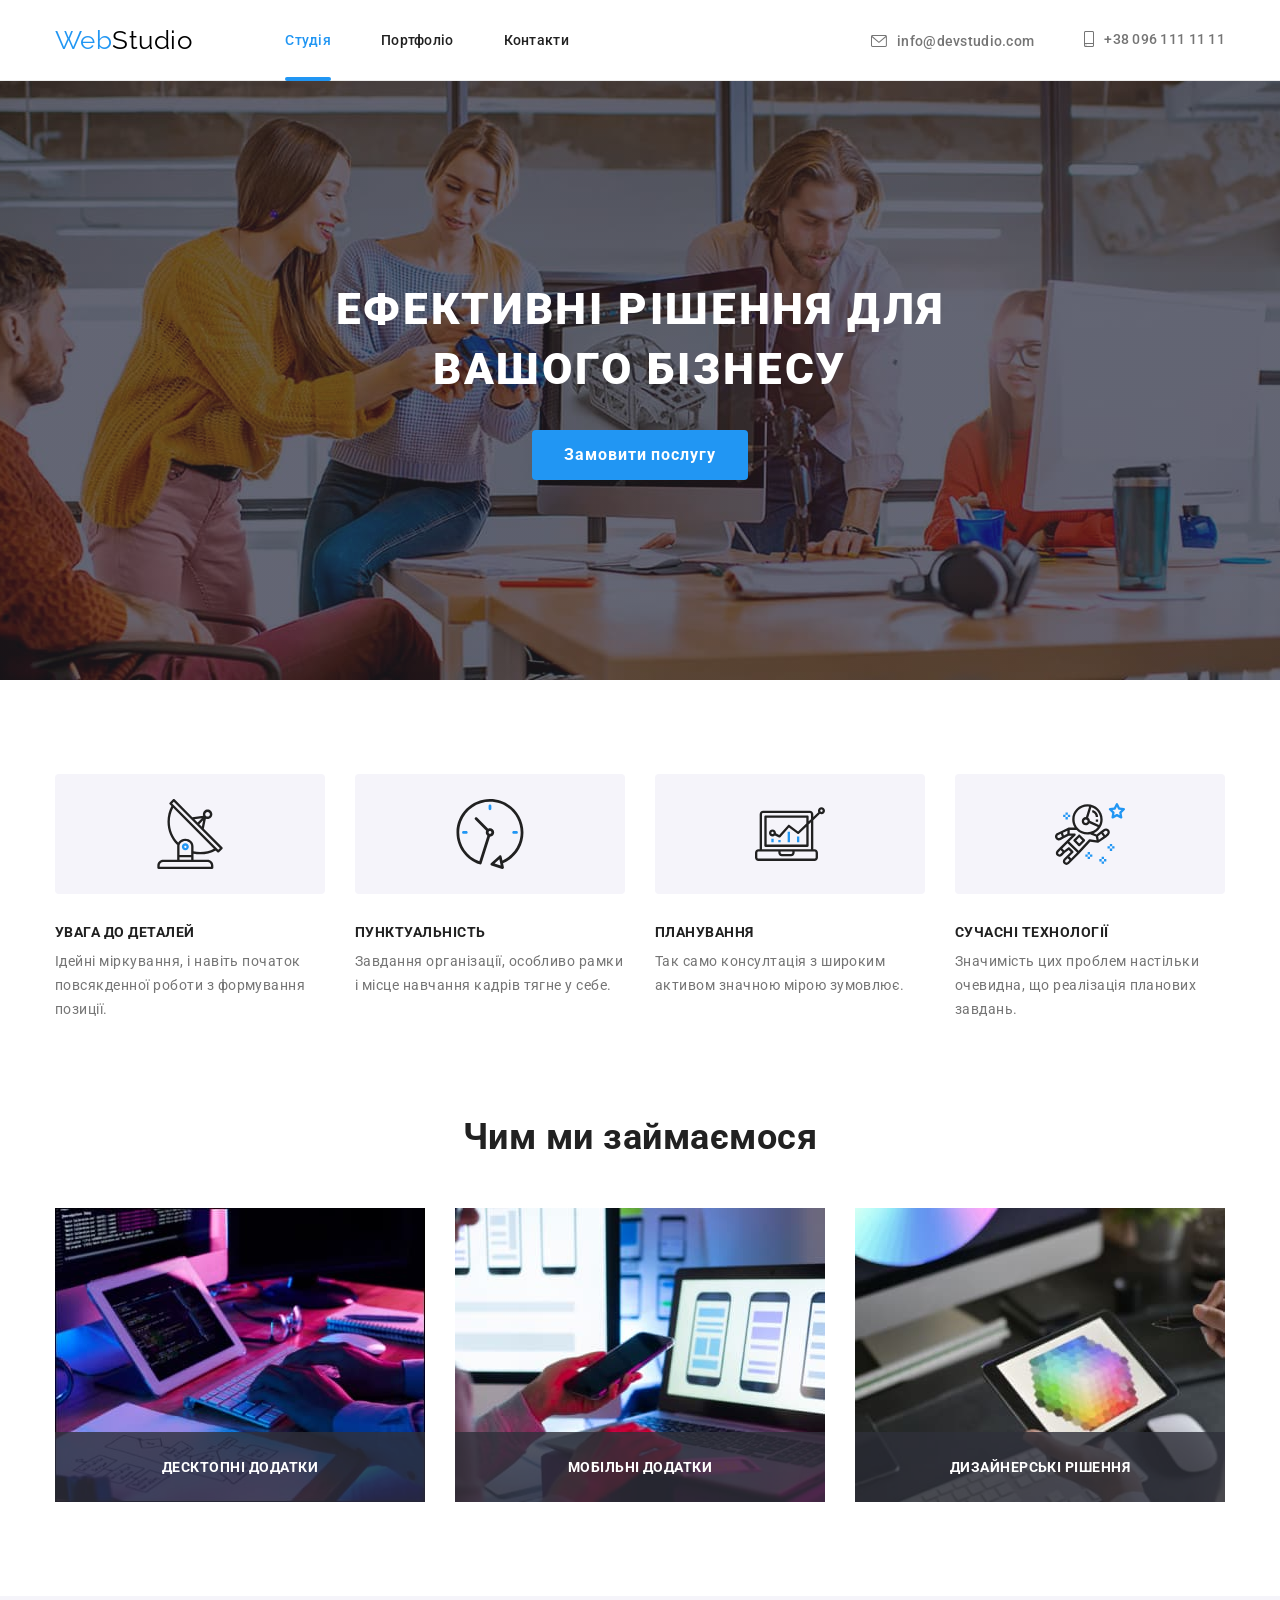
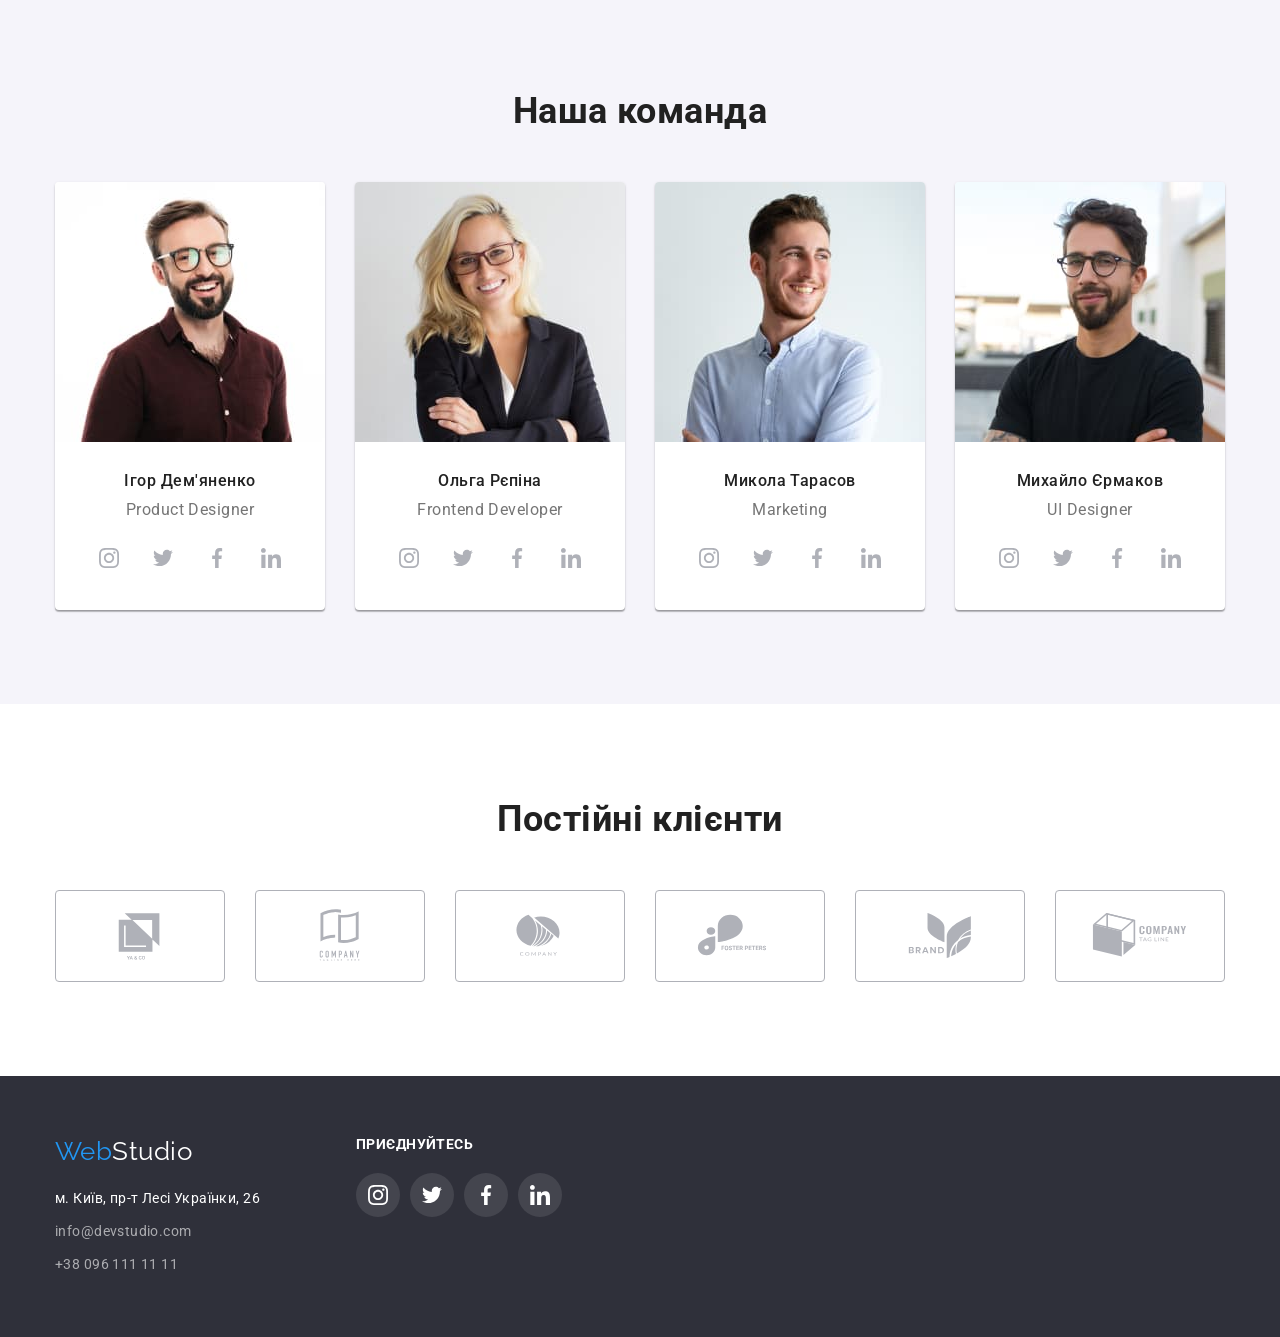
<file: index.html>
<!DOCTYPE html>
<html lang="uk">
  <head>
    <meta charset="UTF-8" />
    <meta http-equiv="X-UA-Compatible" content="IE=edge" />
    <meta name="viewport" content="width=je, initial-scale=1.0" />
    <title>Студія</title>
    <link rel="preconnect" href="https://fonts.googleapis.com" />
    <link rel="preconnect" href="https://fonts.gstatic.com" crossorigin />
    <link
      href="https://fonts.googleapis.com/css2?family=Raleway:wght@700&family=Roboto:wght@400;500;700;900&display=swap"
      rel="stylesheet"
    />
    <link
      rel="stylesheet"
      href="https://cdnjs.cloudflare.com/ajax/libs/modern-normalize/1.1.0/modern-normalize.min.css"
      integrity="sha512-wpPYUAdjBVSE4KJnH1VR1HeZfpl1ub8YT/NKx4PuQ5NmX2tKuGu6U/JRp5y+Y8XG2tV+wKQpNHVUX03MfMFn9Q=="
      crossorigin="anonymous"
      referrerpolicy="no-referrer"
    />
    <link rel="stylesheet" href="./css/styles.css" />
  </head>
  <body>
    <header class="header">
      <div class="container header-nav">
        <nav class="header-nav">
          <a class="logo link" href="./index.html"> <span class="logo-el">Web</span>Studio </a>

          <ul class="header-nav-list list">
            <li class="header-nav-list-item">
              <a class="link current" href="./index.html">Студія</a>
            </li>
            <li class="header-nav-list-item">
              <a class="link" href="./portfolio.html">Портфоліо</a>
            </li>
            <li class="header-nav-list-item"><a class="link" href="">Контакти</a></li>
          </ul>
        </nav>

        <ul class="header-contact-list list">
          <li class="header-contact-list-item">
            <a class="contact link" href="mailto:info@devstudio.com">
              <svg class="contact-icon" width="16" height="12">
                <use href="./images/icons.svg#icon-envelope"></use>
              </svg>
              info@devstudio.com
            </a>
          </li>
          <li class="header-contact-list-item">
            <a class="contact link" href="tel:+380961111111">
              <svg class="contact-icon" width="10" height="16">
                <use href="./images/icons.svg#icon-smartphone"></use>
              </svg>
              +38 096 111 11 11</a
            >
          </li>
        </ul>
      </div>
    </header>
    <main>
      <section class="hero section overlay">
        <div class="container">
          <h1 class="hero-title">Ефективні рішення для вашого бізнесу</h1>
          <button class="button hero-btn" data-modal-open type="button">Замовити послугу</button>
        </div>
        <div class="backdrop is-hidden" data-modal>
          <div class="modal">
            <button class="modal-close-btn" type="button" data-modal-close>
              <svg class="modal-close-btn-icon">
                <use href="./images/icons.svg#icon-close" width="30" hieght="30"></use>
              </svg>
            </button>
          </div>
        </div>
      </section>
      <section class="features section">
        <div class="container">
          <h2 class="visually-hidden">Особливості</h2>
          <ul class="features-list list">
            <li class="features-list-item">
              <div class="icon-thumb">
                <svg class="features-icon">
                  <use href="./images/icons.svg#icon-antenna" width="70" height="70"></use>
                </svg>
              </div>
              <h3 class="features-subtitle">Увага до деталей</h3>
              <p class="features-text">
                Ідейні міркування, і навіть початок повсякденної роботи з формування позиції.
              </p>
            </li>
            <li class="features-list-item">
              <div class="icon-thumb">
                <svg class="features-icon">
                  <use href="./images/icons.svg#icon-clock" width="70" height="70"></use>
                </svg>
              </div>
              <h3 class="features-subtitle">Пунктуальність</h3>
              <p class="features-text">
                Завдання організації, особливо рамки і місце навчання кадрів тягне у себе.
              </p>
            </li>
            <li class="features-list-item">
              <div class="icon-thumb">
                <svg class="features-icon">
                  <use href="./images/icons.svg#icon-diagram" width="70" height="70"></use>
                </svg>
              </div>
              <h3 class="features-subtitle">Планування</h3>
              <p class="features-text">
                Так само консултація з широким активом значною мірою зумовлює.
              </p>
            </li>
            <li class="features-list-item">
              <div class="icon-thumb">
                <svg class="features-icon">
                  <use href="./images/icons.svg#icon-astronaut" width="70" height="70"></use>
                </svg>
              </div>
              <h3 class="features-subtitle">Сучасні технології</h3>
              <p class="features-text">
                Значимість цих проблем настільки очевидна, що реалізація планових завдань.
              </p>
            </li>
          </ul>
        </div>
      </section>
      <section class="tasks section">
        <div class="container">
          <h2 class="section-title">Чим ми займаємося</h2>
          <ul class="tasks-list list">
            <li class="tasks-list-item">
              <div class="tasks-thumb">
                <img src="./images/img-1.jpg" alt="процес набору коду" width="370" height="294" />
                <div class="tasks-title">
                  <h3 class="tasks-title-text">Десктопні додатки</h3>
                </div>
              </div>
            </li>

            <li class="tasks-list-item">
              <div class="tasks-thumb">
                <img
                  src="./images/img-2.jpg"
                  alt="процес створення мобільного застосунку"
                  width="370"
                  height="294"
                />
                <div class="tasks-title">
                  <h3 class="tasks-title-text">Мобільні додатки</h3>
                </div>
              </div>
            </li>

            <li class="tasks-list-item">
              <div class="tasks-thumb">
                <img src="./images/img-3.jpg" alt="палітра кольорів" width="370" height="294" />

                <div class="tasks-title">
                  <h3 class="tasks-title-text">Дизайнерські рішення</h3>
                </div>
              </div>
            </li>
          </ul>
        </div>
      </section>
      <section class="team section">
        <div class="container">
          <h2 class="section-title">Наша команда</h2>
          <ul class="team-list list">
            <li class="team-list-item">
              <img
                src="./images/member-1.jpg"
                alt="молодий бородатий хлопець в окулярах, посміхається"
                width="270"
                height="260"
              />
              <h3 class="team-subtitle">Ігор Дем'яненко</h3>
              <p class="team-dscr">Product Designer</p>
              <ul class="icon-list list">
                <li class="icon-item">
                  <a class="sc-link link" href="">
                    <svg class="sm-icon">
                      <use href="./images/icons.svg#icon-instagram" width="20" height="20"></use>
                    </svg>
                  </a>
                </li>
                <li class="icon-item">
                  <a class="sc-link link" href="">
                    <svg class="sm-icon">
                      <use href="./images/icons.svg#icon-twitter" width="20" height="20"></use>
                    </svg>
                  </a>
                </li>
                <li class="icon-item">
                  <a class="sc-link link" href="">
                    <svg class="sm-icon">
                      <use href="./images/icons.svg#icon-facebook" width="20" height="20"></use>
                    </svg>
                  </a>
                </li>
                <li class="icon-item">
                  <a class="sc-link link" href="">
                    <svg class="sm-icon">
                      <use href="./images/icons.svg#icon-linkedin" width="20" height="20"></use>
                    </svg>
                  </a>
                </li>
              </ul>
            </li>
            <li class="team-list-item">
              <img
                src="./images/member-2.jpg"
                alt="молода білява дівчина в окулярах, посміхається"
                width="270"
                height="260"
              />
              <h3 class="team-subtitle">Ольга Рєпіна</h3>
              <p class="team-dscr">Frontend Developer</p>
              <ul class="icon-list list">
                <li class="icon-item">
                  <a class="sc-link link" href="">
                    <svg class="sm-icon">
                      <use href="./images/icons.svg#icon-instagram" width="20" height="20"></use>
                    </svg>
                  </a>
                </li>
                <li class="icon-item">
                  <a class="sc-link link" href="">
                    <svg class="sm-icon">
                      <use href="./images/icons.svg#icon-twitter" width="20" height="20"></use>
                    </svg>
                  </a>
                </li>
                <li class="icon-item">
                  <a class="sc-link link" href="">
                    <svg class="sm-icon">
                      <use href="./images/icons.svg#icon-facebook" width="20" height="20"></use>
                    </svg>
                  </a>
                </li>
                <li class="icon-item">
                  <a class="sc-link link" href="">
                    <svg class="sm-icon">
                      <use href="./images/icons.svg#icon-linkedin" width="20" height="20"></use>
                    </svg>
                  </a>
                </li>
              </ul>
            </li>
            <li class="team-list-item">
              <img
                src="./images/member-3.jpg"
                alt="молодий хлопець із русим волоссям та карими очима, посміхається"
                width="270"
                height="260"
              />
              <h3 class="team-subtitle">Микола Тарасов</h3>
              <p class="team-dscr">Marketing</p>
              <ul class="icon-list list">
                <li class="icon-item">
                  <a class="sc-link link" href="">
                    <svg class="sm-icon">
                      <use href="./images/icons.svg#icon-instagram" width="20" height="20"></use>
                    </svg>
                  </a>
                </li>
                <li class="icon-item">
                  <a class="sc-link link" href="">
                    <svg class="sm-icon">
                      <use href="./images/icons.svg#icon-twitter" width="20" height="20"></use>
                    </svg>
                  </a>
                </li>
                <li class="icon-item">
                  <a class="sc-link link" href="">
                    <svg class="sm-icon">
                      <use href="./images/icons.svg#icon-facebook" width="20" height="20"></use>
                    </svg>
                  </a>
                </li>
                <li class="icon-item">
                  <a class="sc-link link" href="">
                    <svg class="sm-icon">
                      <use href="./images/icons.svg#icon-linkedin" width="20" height="20"></use>
                    </svg>
                  </a>
                </li>
              </ul>
            </li>
            <li class="team-list-item">
              <img
                src="./images/member-4.jpg"
                alt="молодий бородатий хлопець в окулярах, посміхається"
                width="270"
                height="260"
              />
              <h3 class="team-subtitle">Михайло Єрмаков</h3>
              <p class="team-dscr">UI Designer</p>
              <ul class="icon-list list">
                <li class="icon-item">
                  <a class="sc-link link" href="">
                    <svg class="sm-icon">
                      <use href="./images/icons.svg#icon-instagram" width="20" height="20"></use>
                    </svg>
                  </a>
                </li>
                <li class="icon-item">
                  <a class="sc-link link" href="">
                    <svg class="sm-icon">
                      <use href="./images/icons.svg#icon-twitter" width="20" height="20"></use>
                    </svg>
                  </a>
                </li>
                <li class="icon-item">
                  <a class="sc-link link" href="">
                    <svg class="sm-icon">
                      <use href="./images/icons.svg#icon-facebook" width="20" height="20"></use>
                    </svg>
                  </a>
                </li>
                <li class="icon-item">
                  <a class="sc-link link" href="">
                    <svg class="sm-icon">
                      <use href="./images/icons.svg#icon-linkedin" width="20" height="20"></use>
                    </svg>
                  </a>
                </li>
              </ul>
            </li>
          </ul>
        </div>
      </section>
      <section class="clients section">
        <div class="container">
          <h2 class="section-title">Постійні клієнти</h2>
          <ul class="clients-list list">
            <li class="clients-list-item">
              <a href="" class="clients-logo-link link">
                <svg class="client-logo-icon">
                  <use href="./images/icons.svg#icon-client-1"></use>
                </svg>
              </a>
            </li>
            <li class="clients-list-item">
              <a href="" class="clients-logo-link link">
                <svg class="client-logo-icon">
                  <use href="./images/icons.svg#icon-client-2"></use>
                </svg>
              </a>
            </li>
            <li class="clients-list-item">
              <a href="" class="clients-logo-link link">
                <svg class="client-logo-icon">
                  <use href="./images/icons.svg#icon-client-3"></use>
                </svg>
              </a>
            </li>
            <li class="clients-list-item">
              <a href="" class="clients-logo-link link">
                <svg class="client-logo-icon">
                  <use href="./images/icons.svg#icon-client-4"></use>
                </svg>
              </a>
            </li>
            <li class="clients-list-item">
              <a href="" class="clients-logo-link link">
                <svg class="client-logo-icon">
                  <use href="./images/icons.svg#icon-client-5"></use>
                </svg>
              </a>
            </li>
            <li class="clients-list-item">
              <a href="" class="clients-logo-link link">
                <svg class="client-logo-icon">
                  <use href="./images/icons.svg#icon-client-6"></use>
                </svg>
              </a>
            </li>
          </ul>
        </div>
      </section>
    </main>
    <footer class="bottom">
      <div class="container footer-cont">
        <div class="address-cont">
          <a class="logo link" href="./index.html">
            <span class="logo-el">Web</span><span class="logo-second-el">Studio</span>
          </a>

          <address class="bottom-address">
            <ul class="list">
              <li class="item">
                <a
                  class="location link"
                  href="https://goo.gl/maps/XTCoDR42a1oY24pP7"
                  target="_blank"
                  rel="noopener noreferrer nofollow"
                  >м. Київ, пр-т Лесі Українки, 26</a
                >
              </li>
              <li class="item">
                <a class="contact link" href="mailto:info@devstudio.com">info@devstudio.com</a>
              </li>
              <li class="item">
                <a class="contact link" href="tel:+380961111111">+38 096 111 11 11</a>
              </li>
            </ul>
          </address>
        </div>

        <div class="footer-sm-links">
          <p class="footer-text">приєднуйтесь</p>
          <ul class="fotter-sm-links-list list">
            <li class="footer-sm-item">
              <a href="" class="footer-sm-link link">
                <svg class="footer-link-icon">
                  <use href="./images/icons.svg#icon-instagram" width="20" height="20"></use>
                </svg>
              </a>
            </li>
            <li class="footer-sm-item">
              <a href="" class="footer-sm-link link">
                <svg class="footer-link-icon">
                  <use href="./images/icons.svg#icon-twitter" width="20" height="20"></use>
                </svg>
              </a>
            </li>
            <li class="footer-sm-item">
              <a href="" class="footer-sm-link link">
                <svg class="footer-link-icon">
                  <use href="./images/icons.svg#icon-facebook" width="20" height="20"></use>
                </svg>
              </a>
            </li>
            <li class="footer-sm-item">
              <a href="" class="footer-sm-link link">
                <svg class="footer-link-icon">
                  <use href="./images/icons.svg#icon-linkedin" width="20" height="20"></use>
                </svg>
              </a>
            </li>
          </ul>
        </div>
      </div>
    </footer>

    <script src="./js/modal.js"></script>
  </body>
</html>
</file>
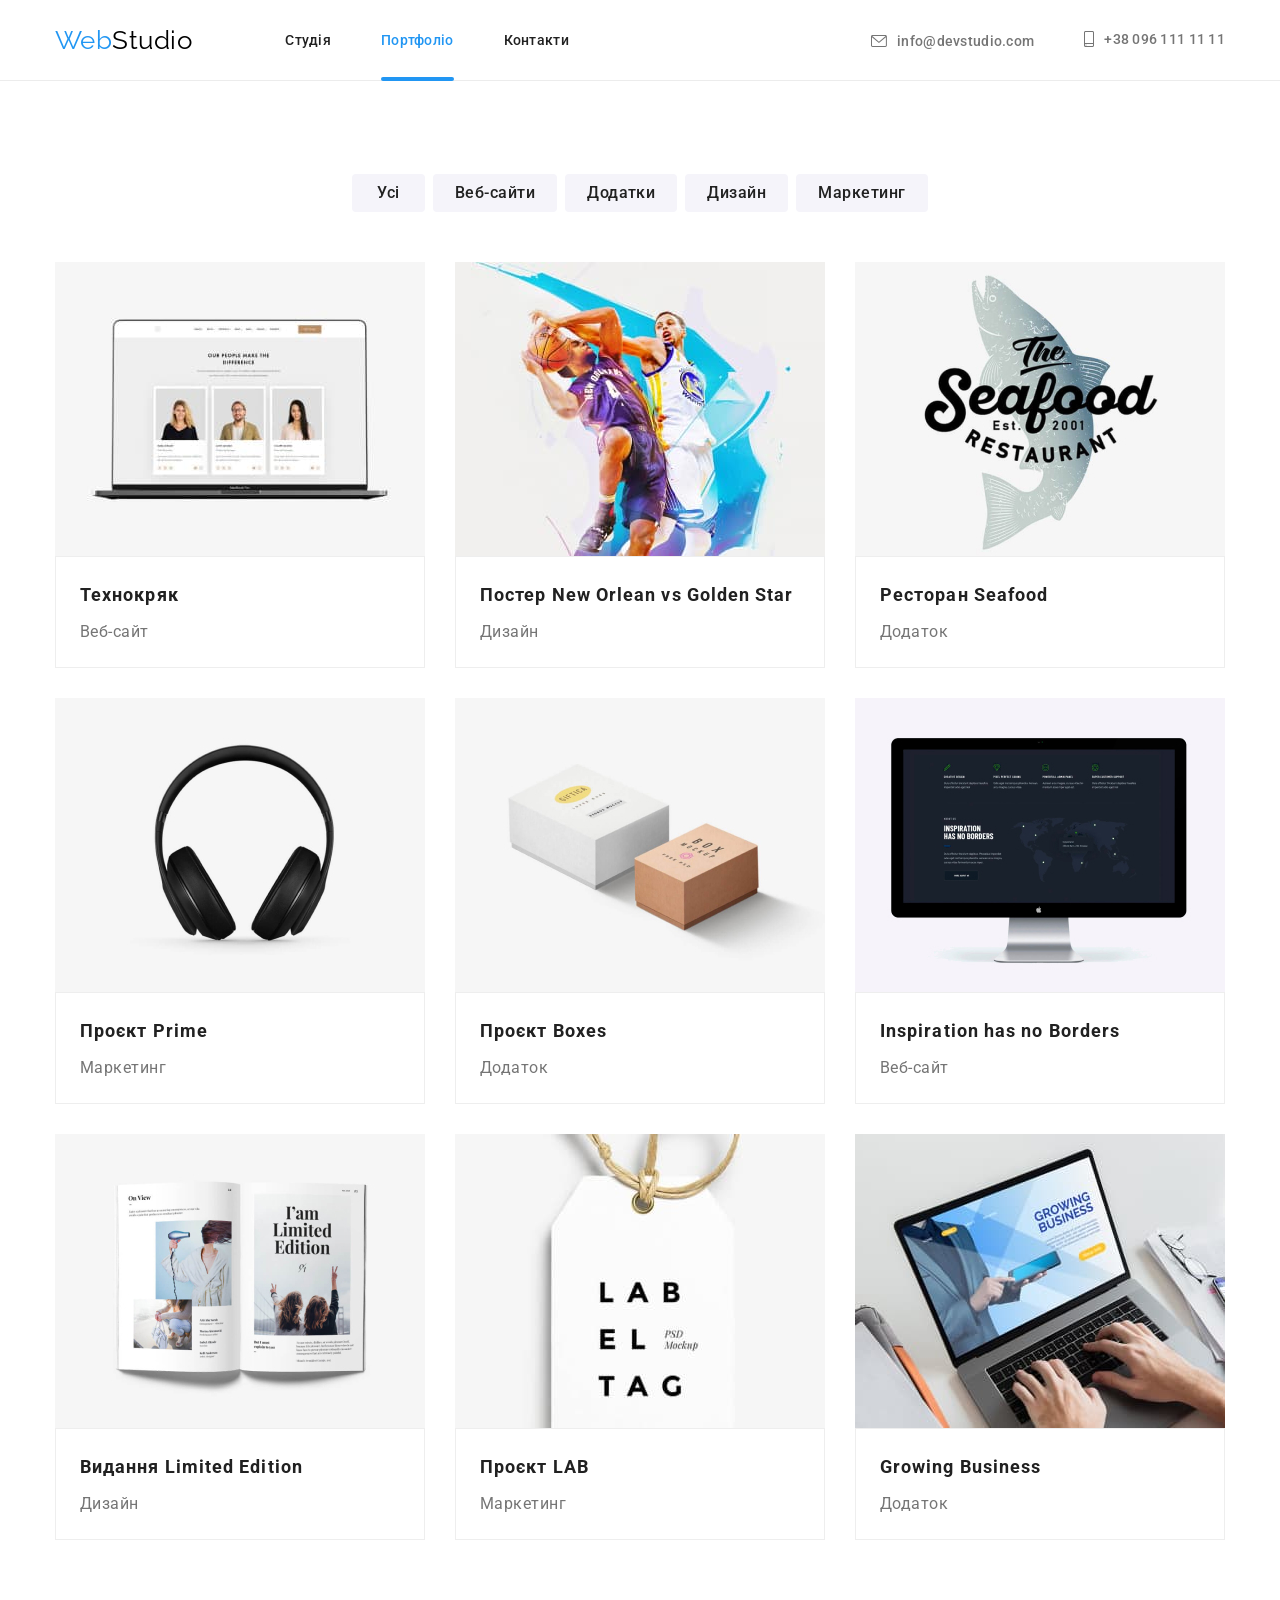
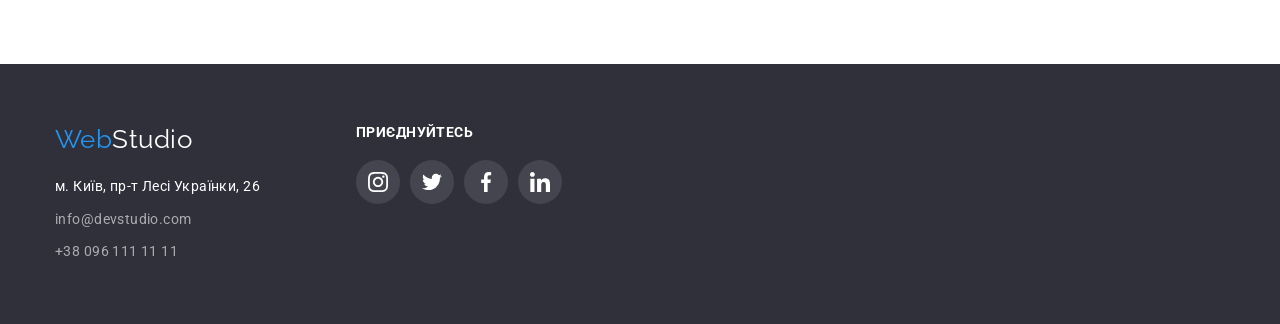
<file: portfolio.html>
<!DOCTYPE html>
<html lang="uk">
  <head>
    <meta charset="UTF-8" />
    <meta http-equiv="X-UA-Compatible" content="IE=edge" />
    <meta name="viewport" content="width=device-width, initial-scale=1.0" />
    <title>Портфоліо</title>
    <link rel="preconnect" href="https://fonts.googleapis.com" />
    <link rel="preconnect" href="https://fonts.gstatic.com" crossorigin />
    <link
      href="https://fonts.googleapis.com/css2?family=Raleway:wght@700&family=Roboto:wght@400;500;700;900&display=swap"
      rel="stylesheet"
    />
    <link
      rel="stylesheet"
      href="https://cdnjs.cloudflare.com/ajax/libs/modern-normalize/1.1.0/modern-normalize.min.css"
      integrity="sha512-wpPYUAdjBVSE4KJnH1VR1HeZfpl1ub8YT/NKx4PuQ5NmX2tKuGu6U/JRp5y+Y8XG2tV+wKQpNHVUX03MfMFn9Q=="
      crossorigin="anonymous"
      referrerpolicy="no-referrer"
    />
    <link rel="stylesheet" href="./css/styles.css" />
  </head>
  <body>
    <header class="header">
      <div class="container header-nav">
        <nav class="header-nav">
          <a class="logo link" href="./index.html"> <span class="logo-el">Web</span>Studio </a>

          <ul class="header-nav-list list">
            <li class="header-nav-list-item">
              <a class="link" href="./index.html">Студія</a>
            </li>
            <li class="header-nav-list-item">
              <a class="link current" href="./portfolio.html">Портфоліо</a>
            </li>
            <li class="header-nav-list-item"><a class="link" href="">Контакти</a></li>
          </ul>
        </nav>

        <ul class="header-contact-list list">
          <li class="header-contact-list-item">
            <a class="contact link" href="mailto:info@devstudio.com">
              <svg class="contact-icon" width="16" height="12">
                <use href="./images/icons.svg#icon-envelope"></use>
              </svg>
              info@devstudio.com
            </a>
          </li>
          <li class="header-contact-list-item">
            <a class="contact link" href="tel:+380961111111">
              <svg class="contact-icon" width="10" height="16">
                <use href="./images/icons.svg#icon-smartphone"></use>
              </svg>
              +38 096 111 11 11</a
            >
          </li>
        </ul>
      </div>
    </header>

    <main>
      <section class="porfolio section">
        <div class="container">
          <h1 class="visually-hidden">Портфоліо</h1>
          <ul class="porfolio-filter-list list">
            <li class="filter-list-item">
              <button class="button porfolio-btn main" type="button">Усі</button>
            </li>
            <li class="filter-list-item">
              <button class="button porfolio-btn" type="button">Веб-сайти</button>
            </li>
            <li class="filter-list-item">
              <button class="button porfolio-btn" type="button">Додатки</button>
            </li>
            <li class="filter-list-item">
              <button class="button porfolio-btn" type="button">Дизайн</button>
            </li>
            <li class="filter-list-item">
              <button class="button porfolio-btn" type="button">Маркетинг</button>
            </li>
          </ul>

          <ul class="portfolio-card-set list">
            <li class="card">
              <a class="card-set-link" href="#">
                <div class="img-thumb">
                  <img
                    src="./images/web-site.jpg"
                    alt="ноутбук із зображенням веб сайту компанії"
                    width="370"
                    height="294"
                  />
                  <p class="img-thumb-text">
                    Ресурс пропонує комплексні пропозиції з різним рівнем функціоналу та сервісів.
                    Все це дозволить відвідувачу отримати вичерпні відомості про компанію чи
                    приватну особу.
                  </p>
                </div>
                <div class="card-dscr">
                  <h2 class="title">Технокряк</h2>
                  <p class="text">Веб-сайт</p>
                </div>
              </a>
            </li>

            <li class="card">
              <a class="card-set-link" href="#">
                <div class="img-thumb">
                  <img
                    src="./images/poster.jpg"
                    alt="постер що анонсує баскетбольний матч"
                    width="370"
                    height="294"
                  />
                  <p class="img-thumb-text">
                    Ресурс пропонує комплексні пропозиції з різним рівнем функціоналу та сервісів.
                    Все це дозволить відвідувачу отримати вичерпні відомості про компанію чи
                    приватну особу.
                  </p>
                </div>
                <div class="card-dscr">
                  <h2 class="title">Постер New Orlean vs Golden Star</h2>
                  <p class="text">Дизайн</p>
                </div>
              </a>
            </li>

            <li class="card">
              <a class="card-set-link" href="#">
                <div class="img-thumb">
                  <img
                    src="./images/restaurant.jpg"
                    alt="логотип ресторану"
                    width="370"
                    height="294"
                  />
                  <p class="img-thumb-text">
                    Ресурс пропонує комплексні пропозиції з різним рівнем функціоналу та сервісів.
                    Все це дозволить відвідувачу отримати вичерпні відомості про компанію чи
                    приватну особу.
                  </p>
                </div>
                <div class="card-dscr">
                  <h2 class="title">Ресторан Seafood</h2>
                  <p class="text">Додаток</p>
                </div>
              </a>
            </li>

            <li class="card">
              <a class="card-set-link" href="#">
                <div class="img-thumb">
                  <img src="./images/headphones.jpg" alt="навушники" width="370" height="294" />
                  <p class="img-thumb-text">
                    Ресурс пропонує комплексні пропозиції з різним рівнем функціоналу та сервісів.
                    Все це дозволить відвідувачу отримати вичерпні відомості про компанію чи
                    приватну особу.
                  </p>
                </div>
                <div class="card-dscr">
                  <h2 class="title">Проєкт Prime</h2>
                  <p class="text">Маркетинг</p>
                </div>
              </a>
            </li>

            <li class="card">
              <a class="card-set-link" href="#">
                <div class="img-thumb">
                  <img src="./images/boxes.jpg" alt="коробки" width="370" height="294" />
                  <p class="img-thumb-text">
                    Ресурс пропонує комплексні пропозиції з різним рівнем функціоналу та сервісів.
                    Все це дозволить відвідувачу отримати вичерпні відомості про компанію чи
                    приватну особу.
                  </p>
                </div>
                <div class="card-dscr">
                  <h2 class="title">Проєкт Boxes</h2>
                  <p class="text">Додаток</p>
                </div>
              </a>
            </li>

            <li class="card">
              <a class="card-set-link" href="#">
                <div class="img-thumb">
                  <img
                    src="./images/monitor.jpg"
                    alt="монітор з демонстрацією веб сайту"
                    width="370"
                    height="294"
                  />
                  <p class="img-thumb-text">
                    Ресурс пропонує комплексні пропозиції з різним рівнем функціоналу та сервісів.
                    Все це дозволить відвідувачу отримати вичерпні відомості про компанію чи
                    приватну особу.
                  </p>
                </div>
                <div class="card-dscr">
                  <h2 class="title">Inspiration has no Borders</h2>
                  <p class="text">Веб-сайт</p>
                </div>
              </a>
            </li>

            <li class="card">
              <a class="card-set-link" href="#">
                <div class="img-thumb">
                  <img src="./images/magazine.jpg" alt="журнал" width="370" height="294" />
                  <p class="img-thumb-text">
                    Ресурс пропонує комплексні пропозиції з різним рівнем функціоналу та сервісів.
                    Все це дозволить відвідувачу отримати вичерпні відомості про компанію чи
                    приватну особу.
                  </p>
                </div>
                <div class="card-dscr">
                  <h2 class="title">Видання Limited Edition</h2>
                  <p class="text">Дизайн</p>
                </div>
              </a>
            </li>

            <li class="card">
              <a class="card-set-link" href="#">
                <div class="img-thumb">
                  <img src="./images/label.jpg" alt="етикетка" width="370" height="294" />
                  <p class="img-thumb-text">
                    Ресурс пропонує комплексні пропозиції з різним рівнем функціоналу та сервісів.
                    Все це дозволить відвідувачу отримати вичерпні відомості про компанію чи
                    приватну особу.
                  </p>
                </div>
                <div class="card-dscr">
                  <h2 class="title">Проєкт LAB</h2>
                  <p class="text">Маркетинг</p>
                </div>
              </a>
            </li>

            <li class="card">
              <a class="card-set-link" href="#">
                <div class="img-thumb">
                  <img src="./images/laptop.jpg" alt="ноутбук" width="370" height="294" />
                  <p class="img-thumb-text">
                    Ресурс пропонує комплексні пропозиції з різним рівнем функціоналу та сервісів.
                    Все це дозволить відвідувачу отримати вичерпні відомості про компанію чи
                    приватну особу.
                  </p>
                </div>
                <div class="card-dscr">
                  <h2 class="title">Growing Business</h2>
                  <p class="text">Додаток</p>
                </div>
              </a>
            </li>
          </ul>
        </div>
      </section>
    </main>
    <footer class="bottom">
      <div class="container footer-cont">
        <div class="address-cont">
          <a class="logo link" href="./index.html">
            <span class="logo-el">Web</span><span class="logo-second-el">Studio</span>
          </a>

          <address class="bottom-address">
            <ul class="list">
              <li class="item">
                <a
                  class="location link"
                  href="https://goo.gl/maps/XTCoDR42a1oY24pP7"
                  target="_blank"
                  rel="noopener noreferrer nofollow"
                  >м. Київ, пр-т Лесі Українки, 26</a
                >
              </li>
              <li class="item">
                <a class="contact link" href="mailto:info@devstudio.com">info@devstudio.com</a>
              </li>
              <li class="item">
                <a class="contact link" href="tel:+380961111111">+38 096 111 11 11</a>
              </li>
            </ul>
          </address>
        </div>

        <div class="footer-sm-links">
          <p class="footer-text">приєднуйтесь</p>
          <ul class="fotter-sm-links-list list">
            <li class="footer-sm-item">
              <a href="" class="footer-sm-link link">
                <svg class="footer-link-icon">
                  <use href="./images/icons.svg#icon-instagram" width="20" height="20"></use>
                </svg>
              </a>
            </li>
            <li class="footer-sm-item">
              <a href="" class="footer-sm-link link">
                <svg class="footer-link-icon">
                  <use href="./images/icons.svg#icon-twitter" width="20" height="20"></use>
                </svg>
              </a>
            </li>
            <li class="footer-sm-item">
              <a href="" class="footer-sm-link link">
                <svg class="footer-link-icon">
                  <use href="./images/icons.svg#icon-facebook" width="20" height="20"></use>
                </svg>
              </a>
            </li>
            <li class="footer-sm-item">
              <a href="" class="footer-sm-link link">
                <svg class="footer-link-icon">
                  <use href="./images/icons.svg#icon-linkedin" width="20" height="20"></use>
                </svg>
              </a>
            </li>
          </ul>
        </div>
      </div>
    </footer>
  </body>
</html>
</file>
<file: css/styles.css>
:root {
  --card-set-gap-margin: 30px;

  --primary-text-color: #757575;
  --title-text-color: #212121;
  --link-address-bottom-color: rgba(255, 255, 255, 0.6);
  --accent-color: #2196f3;
  --logo-second-color: #000000;

  --primary-white-color: #ffffff;
  --accent-background-color: #2f303a;
  --second-accent-background-color: #f5f4fa;

  --timing-function: cubic-bezier(0.4, 0, 0.2, 1);
}

body {
  padding-top: 80px;
  background-color: var(--primary-white-color);
  color: var(--primary-text-color);
  font-family: 'Roboto', sans-serif;
  letter-spacing: 0.03em;
}

h1,
h2,
h3,
h4,
h5,
h6,
p {
  margin: 0;
}
img {
  display: block;
  max-width: 100%;
}
/* Центрування контенту */
.container {
  width: 1200px;

  margin-left: auto;
  margin-right: auto;
  padding-left: 15px;
  padding-right: 15px;
}
.section {
  padding-top: 94px;
  padding-bottom: 94px;
}
/* Обнулення маркування списків */
.list {
  padding-left: 0;
  margin-top: 0;
  margin-bottom: 0;

  list-style: none;
}

/*Загальне для посилань*/
.link {
  text-decoration: none;
  color: var(--primary-text-color);
}

/* Загальне для кнопок */
.button {
  display: inline-block;
  border: transparent;

  padding-left: 0;
  padding-right: 0;

  cursor: pointer;
  border-radius: 4px;

  font-family: inherit;
  letter-spacing: 0.03em;
}
.visually-hidden {
  position: absolute;
  white-space: nowrap;

  width: 1px;
  height: 1px;
  padding: 0;
  border: 0;

  overflow: hidden;
  clip: rect(0 0 0 0);
  clip-path: inset(50%);
  margin: -1px;
}

/* ----------HEADER---------- */
.header {
  position: fixed;
  top: 0;
  left: 0;

  width: 100%;

  z-index: 1;
  background-color: var(--primary-white-color);
  border-bottom: 1px solid #ececec;
}

/* Лого */
.logo {
  color: var(--logo-second-color);
  font-family: 'Raleway', sans-serif;
  font-size: 26px;
  line-height: 1.19;
}
.logo-el {
  color: var(--accent-color);
}

/*Навігація*/
.header-nav {
  display: flex;
  align-items: center;
}

.header-nav-list {
  display: flex;
  margin-top: 0;
  margin-bottom: 0;
  margin-left: 93px;

  font-weight: 500;
}
.header-nav-list-item + .header-nav-list-item {
  margin-left: 50px;
}
.header-nav-list-item {
}
.header-nav-list .link {
  display: block;
  padding-top: 32px;
  padding-bottom: 32px;

  color: var(--title-text-color);
  letter-spacing: 0.02em;
  font-size: 14px;
  line-height: 1.17;

  transition: color 250ms var(--timing-function);
}
.header-nav-list .link:hover,
.header-nav-list .link:focus {
  color: var(--accent-color);
}

/* Виділення поточної сторінки кольором*/
.header-nav-list .link.current {
  position: relative;
  color: var(--accent-color);
}
.current::after {
  position: absolute;
  bottom: -1px;
  left: 0;

  width: 100%;
  height: 4px;

  content: '';
  border-radius: 2px;
  background-color: var(--accent-color);
}

/* Виділення і псевдостани посилань на сторінки*/
.header .contact {
  color: var(--primary-text-color);
  fill: var(--primary-text-color);
  letter-spacing: 0.02em;
  font-weight: 500;
  font-size: 14px;
}

.header-contact-list {
  display: flex;
  align-items: baseline;

  margin-left: auto;
}

.header-contact-list-item + .header-contact-list-item {
  margin-left: 50px;
}
.header-contact-list-item .contact {
  display: flex;
  align-items: center;
}
.contact-icon {
  fill: currentColor;
  margin-right: 10px;
}
.contact.link {
  transition: color 250ms var(--timing-function);
}
.contact.link:hover,
.contact.link:focus {
  color: var(--accent-color);
}

/* -------CТУДІЯ-------*/

/* Герой */
.hero {
  width: auto;
  height: 600px;
  padding-top: 200px;
  padding-bottom: 200px;

  text-align: center;
}
.overlay {
  margin-left: auto;
  margin-right: auto;

  height: 600px;
  max-width: 1600px;

  background-position: top;
  background-size: cover;
  background-repeat: no-repeat;
  background-color: var(--accent-background-color);
  background-image: linear-gradient(rgba(47, 48, 58, 0.4), rgba(47, 48, 58, 0.4)),
    url(../images/fone-img.jpg);
}
.hero-title {
  margin: auto;
  margin-bottom: 30px;
  max-width: 696px;

  color: var(--primary-white-color);
  font-size: 44px;
  line-height: 1.36;
  font-weight: 900;
  letter-spacing: 0.06em;
  text-align: center;
  text-transform: uppercase;
}

/* Кнопка Замовити послугу */
.btn {
  display: flex;
  justify-content: center;
}
.hero-btn {
  width: 216px;
  padding-top: 10px;
  padding-bottom: 10px;

  color: var(--primary-white-color);
  background-color: var(--accent-color);
  letter-spacing: 0.06em;
  font-size: 16px;
  line-height: 1.875;
  font-weight: 700;
}
.backdrop.is-hidden {
  opacity: 0;
  visibility: initial;
  pointer-events: none;
}
.backdrop {
  position: fixed;
  top: 0;
  left: 0;

  width: 100%;
  height: 100%;

  background-color: rgba(0, 0, 0, 0.2);
  z-index: 2;

  opacity: 1;
  transition: opacity 250ms var(--timing-function);
}
.backdrop.backdrop.is-hidden .modal {
  transform: scale(0.9) translate(-50%, -50%);
}
.modal {
  position: absolute;
  top: 50%;
  left: 50%;

  min-width: 528px;
  min-height: 581px;

  border-radius: 4px;
  box-shadow: 0px 1px 3px rgba(0, 0, 0, 0.12), 0px 1px 1px rgba(0, 0, 0, 0.14),
    0px 2px 1px rgba(0, 0, 0, 0.2);
  background-color: var(--primary-white-color);

  transform: scale(1) translate(-50%, -50%);
  transition: transform 250ms var(--timing-function);
}
.modal-close-btn {
  display: flex;
  align-items: center;
  justify-content: center;
  position: absolute;
  top: 8px;
  right: 8px;

  padding: 0;
  width: 30px;
  height: 30px;
  cursor: pointer;
  background-color: transparent;
  border: none;
}
.modal-close-btn-icon {
  width: 30px;
  height: 30px;
}
/* Особливості */
/* h2 */
.section-title {
  margin-bottom: 50px;

  color: var(--title-text-color);
  font-size: 36px;
  line-height: 1.17;
  font-weight: 700;
  text-align: center;
}
.features {
  width: auto;
  padding-bottom: 0;
}
.features-list {
  display: flex;
  flex-wrap: wrap;
  align-items: flex-start;
  justify-content: center;

  width: 1200px;
  margin: 0;
  padding: 0;
  margin-right: calc(-1 + var(--card-set-gap-margin));
}
.features-list-item {
  width: 270px;
  flex-basis: calc(100% / 3 var(--card-set-gap-margin));
  margin-right: var(--card-set-gap-margin);
}
.icon-thumb {
  display: flex;
  justify-content: center;
  align-items: center;

  width: 270px;
  height: 120px;
  margin-bottom: 30px;
  border-radius: 4px;

  background-color: var(--second-accent-background-color);
}
.features-icon {
  width: 70px;
  height: 70px;
}
.features-subtitle {
  margin-bottom: 10px;

  font-size: 14px;
  line-height: 1.17;
  color: var(--title-text-color);
  text-transform: uppercase;
}
.features-text {
  margin-bottom: 0;

  font-size: 14px;
  line-height: 1.71;
}

/* Чим ми займаємося */
.tasks {
  width: auto;
}
.tasks-list {
  display: flex;
  justify-content: center;
  flex-wrap: wrap;

  width: 1200px;
  margin: 0;
  padding: 0;
  margin-right: calc(-1 + var(--card-set-gap-margin));
}
.tasks-list-item {
  flex-basis: calc(100% / 3 var(--card-set-gap-margin));
  margin-right: var(--card-set-gap-margin);
}

.tasks-thumb {
  position: relative;
}
.tasks-thumb .tasks-subtitle-text {
  opacity: 1;
}
.tasks-title {
  display: flex;
  align-items: center;
  justify-content: center;
  position: absolute;

  width: 100%;
  bottom: 0;
  right: 0;
  padding-top: 27px;
  padding-bottom: 27px;

  background: rgba(47, 48, 58, 0.8);
}

.tasks-title-text {
  color: var(--primary-white-color);
  line-height: 1.172;
  font-size: 14px;
  text-transform: uppercase;
}
/* Наша команда */
.team {
  background-color: var(--second-accent-background-color);
  width: auto;
}
.team-list {
  display: flex;
  justify-content: center;
  flex-wrap: wrap;

  width: 1200px;
  margin: 0;
  padding: 0;

  margin-right: calc(-1 + var(--card-set-gap-margin));
}
.team-list img {
  margin-bottom: 30px;
}
.team-list-item {
  flex-basis: calc(100% / 4 var(--card-set-gap-margin));

  margin-right: var(--card-set-gap-margin);
  padding-top: 0;
  padding-bottom: 30px;

  width: 270px;

  overflow: hidden;
  border: transparent;
  background-color: var(--primary-white-color);
  border-radius: 4px;
  box-shadow: 0px 1px 3px rgba(0, 0, 0, 0.12), 0px 1px 1px rgba(0, 0, 0, 0.14),
    0px 2px 1px rgba(0, 0, 0, 0.2);
}
.team .title {
  color: var(--title-text-color);
}
.team-subtitle {
  margin-bottom: 10px;

  color: var(--title-text-color);
  font-size: 16px;
  line-height: 1.18;
  font-weight: 500;
  text-align: center;
}
.team-dscr {
  margin-bottom: 0px;

  font-size: 16px;
  line-height: 1.18;
  text-align: center;
}
.icon-list {
  display: flex;
  justify-content: center;
  gap: 10px;
}
.icon-item {
  margin-top: 16px;
}
.sc-link {
  display: flex;
  justify-content: center;
  align-items: center;

  width: 44px;
  height: 44px;

  border-radius: 50%;
  color: #afb1b8;

  transition: color 250ms var(--timing-function), background-color 250ms var(--timing-function);
}
.sm-icon {
  width: 20px;
  height: 20px;
  fill: currentColor;
}
.sc-link:hover,
.sc-link:focus {
  background-color: var(--accent-color);
  color: var(--primary-white-color);
}
.clients {
  width: auto;
}
.clients-list {
  display: flex;
  justify-content: center;
  align-items: center;
  gap: 30px;
}
.clients-logo-link {
  display: flex;
  justify-content: center;
  align-items: center;

  width: 170px;
  height: 92px;

  border: 1px solid #afb1b8;
  border-radius: 4px;
  color: #afb1b8;

  transition: color 250ms var(--timing-function), border 250ms var(--timing-function);
}
.client-logo-icon {
  fill: currentColor;
  width: 106px;
  height: 60px;
}
.clients-logo-link:hover,
.clients-logo-link:focus {
  color: var(--accent-color);
  border: 1px solid var(--accent-color);
}
/* Посилання на СОЦ. Мережі */

/* --------ПОРТФОЛІО----------
 */
/* Кнопки*/

.porfolio-filter-list {
  display: flex;
  align-items: center;
  justify-content: center;
  margin-bottom: 50px;
}

.porfolio-btn {
  display: block;
  padding-top: 6px;
  padding-bottom: 6px;
  padding-left: 22px;
  padding-right: 22px;

  color: var(--title-text-color);
  font-size: 16px;
  line-height: 1.62;
  font-weight: 500;
  background-color: var(--second-accent-background-color);

  transition: background-color 250ms var(--timing-function), color 250ms var(--timing-function),
    box-shadow 250ms var(--timing-function);
}
.porfolio-filter-list .main {
  padding-left: 25px;
  padding-right: 25px;
}

.filter-list-item + .filter-list-item {
  margin-left: 8px;
}

.porfolio-btn:hover,
.porfolio-btn:focus {
  background-color: var(--accent-color);
  color: var(--primary-white-color);
  box-shadow: 0px 3px 1px rgba(0, 0, 0, 0.1), 0px 1px 2px rgba(0, 0, 0, 0.08),
    0px 2px 2px rgba(0, 0, 0, 0.12);
}

/* Картки з проєктами */
.portfolio-card-set {
  display: flex;
  flex-wrap: wrap;

  width: 1200px;
  margin: 0;
  padding: 0;

  margin-bottom: calc(-1 + var(--card-set-gap-margin));
  margin-right: calc(-1 + var(--card-set-gap-margin));
}
.portfolio-card-set > .card {
  flex-basis: calc(100% / 3 var(--card-set-gap-margin));
  margin-right: var(--card-set-gap-margin);
  margin-bottom: var(--card-set-gap-margin);
}

.card-set-link {
  display: block;

  text-decoration: none;

  transition: box-shadow 250ms var(--timing-function);
}
.card-dscr {
  padding: 20px 24px;
  border: 1px solid #eeeeee;
}
.card-dscr > .title {
  margin-bottom: 4px;

  color: var(--title-text-color);
  font-size: 18px;
  line-height: 2;
  letter-spacing: 0.06em;
}
.card-dscr > .text {
  margin-bottom: 20;

  color: var(--primary-text-color);
  font-size: 16px;
  line-height: 1.87;
  letter-spacing: 0.03em;
}
.img-thumb {
  display: flex;
  position: relative;
  overflow: hidden;
}
.img-thumb::before {
  display: inline-block;
  position: absolute;

  width: 100%;
  height: 100%;

  content: '';
  background-color: var(--accent-color);
  opacity: 0;

  transform: translateY(100%);
  transition: opacity 250ms var(--timing-function), transform 250ms var(--timing-function);
}
.img-thumb-text {
  position: absolute;

  padding: 64px 24px 64px 24px;

  opacity: 0;

  color: var(--primary-white-color);
  font-size: 18px;
  line-height: 1.555;

  transform: translateY(100%);
  transition: opacity 250ms var(--timing-function), transform 250ms var(--timing-function);
}
.card-set-link:hover,
.card-set-link:focus {
  box-shadow: 0px 1px 1px rgba(0, 0, 0, 0.12), 0px 4px 4px rgba(0, 0, 0, 0.06),
    1px 4px 6px rgba(0, 0, 0, 0.16);
}
.card-set-link:hover .img-thumb::before {
  transform: translateY(0);
  content: '';
  opacity: 0.9;
}
.card-set-link:hover .img-thumb-text {
  transform: translateY(0);
  opacity: 1;
}

/* ----------FOOTER---------- */
.bottom {
  display: flex;

  width: auto;
  padding-top: 60px;
  padding-bottom: 60px;

  background-color: var(--accent-background-color);
}

.logo-second-el {
  padding-top: 60px;
  padding-bottom: 60px;

  color: var(--primary-white-color);
}

.bottom-address {
  margin-top: 20px;

  font-style: normal;
  font-size: 14px;
  line-height: 1.71;
}

.bottom-address .item + .item {
  margin-top: 9px;
}

.location {
  color: var(--primary-white-color);
  letter-spacing: 0.03em;
}
.bottom .contact {
  color: var(--link-address-bottom-color);
  letter-spacing: 0.03em;
}
.footer-cont {
  display: flex;
}
.address-cont {
  width: 231px;
  margin-right: 70px;
}
.footer-sm-links {
  display: inline-block;
  align-items: flex-start;
}
.footer-sm-links .footer-sm-link {
  background-color: rgba(255, 255, 255, 0.1);
}
.footer-text {
  display: block;

  margin-bottom: 20px;

  color: var(--primary-white-color);
  font-size: 14px;
  line-height: 1.172;
  letter-spacing: 0.03em;
  text-transform: uppercase;
  font-weight: 700;
}
.fotter-sm-links-list {
  display: flex;
  align-items: flex-start;
  justify-content: center;
  align-items: center;
  gap: 10px;
}
.footer-sm-item {
  display: block;
}
.footer-sm-link {
  display: flex;
  justify-content: center;
  align-items: center;

  width: 44px;
  height: 44px;
  border-radius: 50%;

  color: var(--primary-white-color);
  background-color: inherit;

  transition: color 250ms var(--timing-function), background-color 250ms var(--timing-function);
}
.footer-sm-link:hover,
.footer-sm-link:focus {
  background-color: var(--accent-color);
  color: var(--primary-white-color);
}
.footer-link-icon {
  width: 20px;
  height: 20px;
  fill: currentColor;
}
</file>
